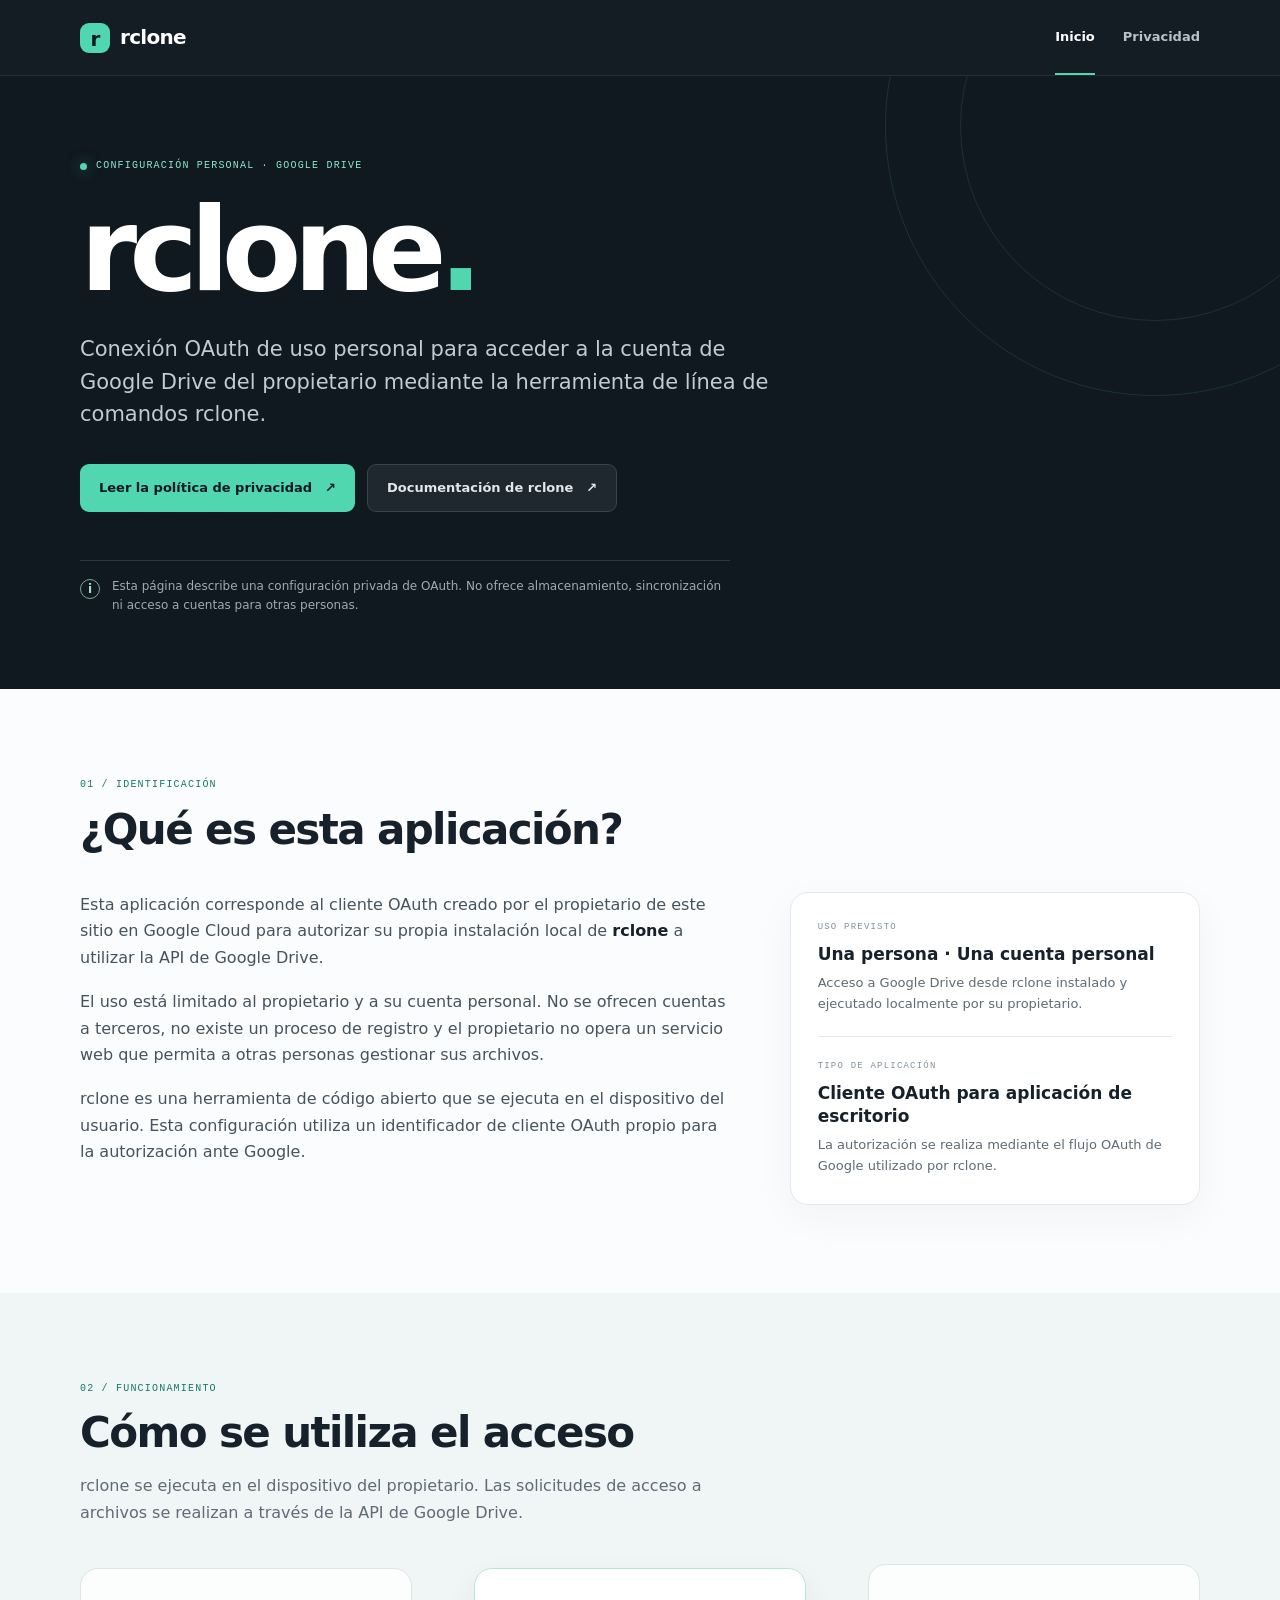
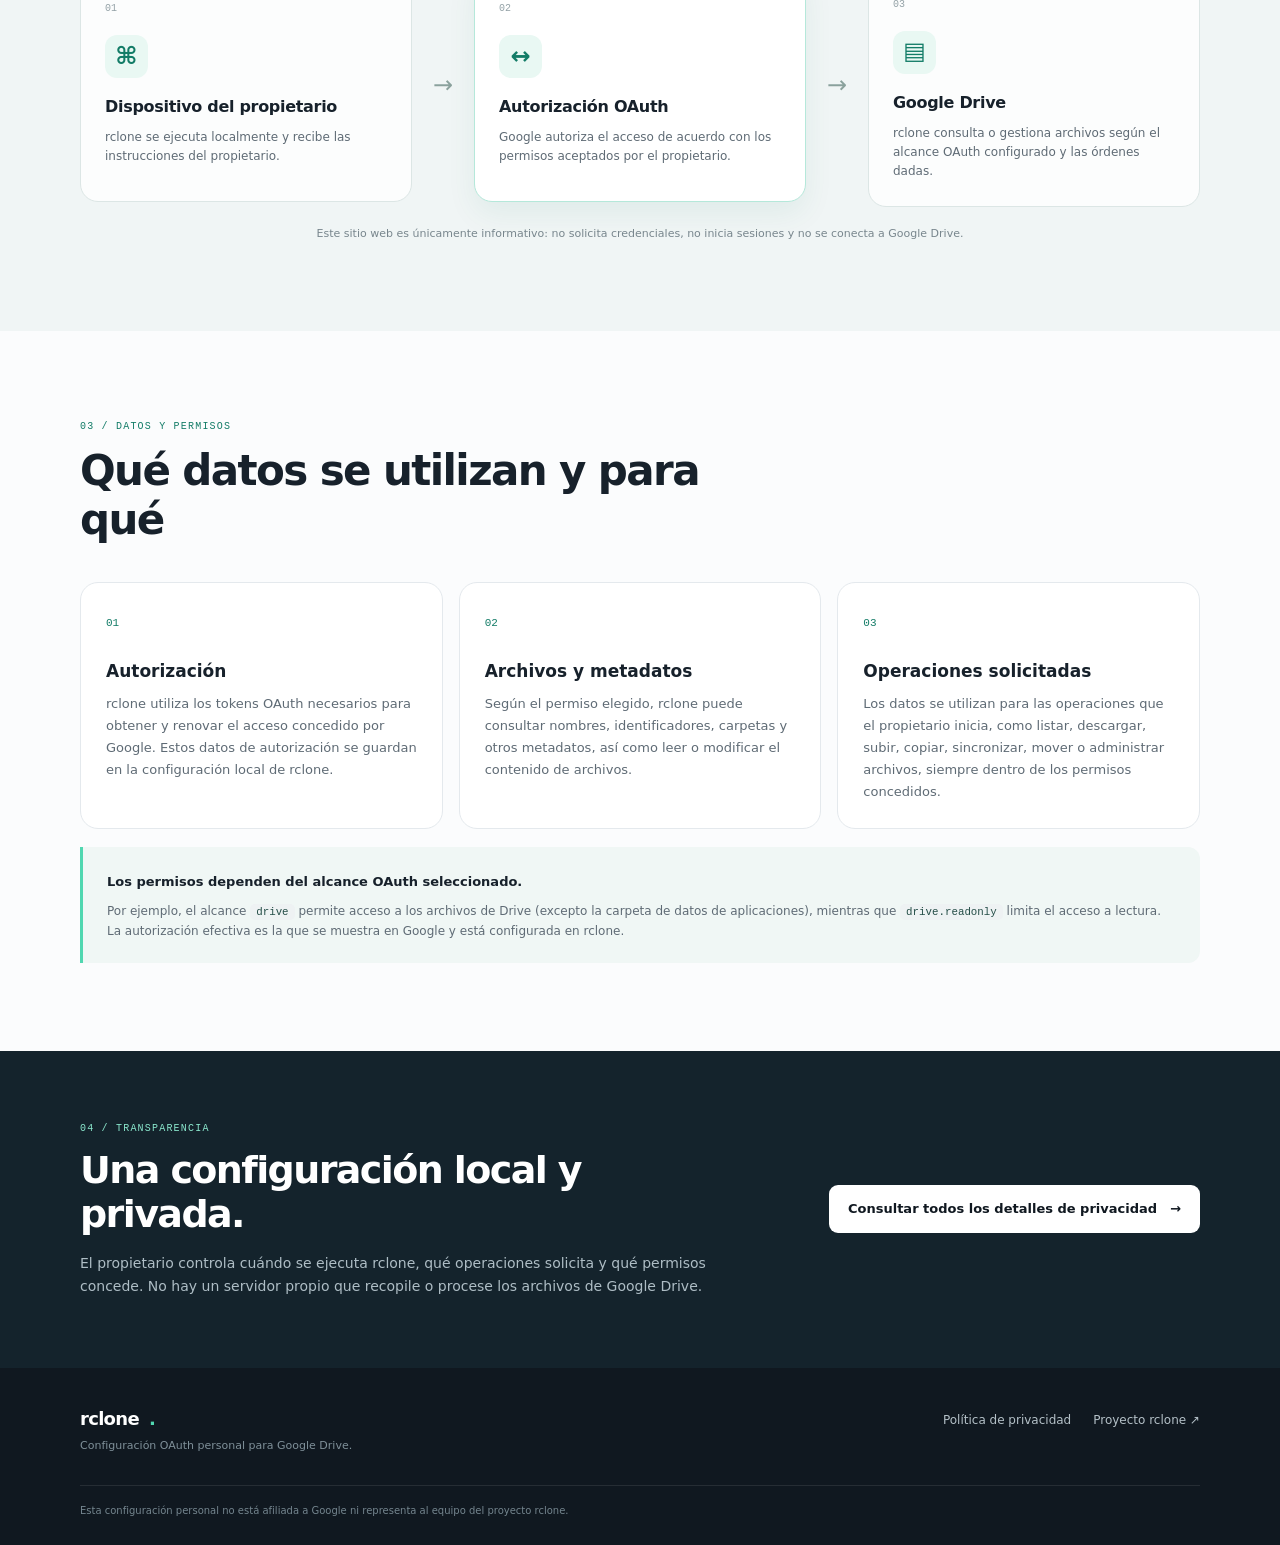
<file: index.html>
<!doctype html>
<html lang="es">
<head>
  <meta charset="utf-8">
  <meta name="viewport" content="width=device-width, initial-scale=1">
  <meta name="description" content="Información sobre la configuración OAuth personal que permite al propietario usar rclone con su propia cuenta de Google Drive.">
  <meta name="theme-color" content="#101820">
  <meta name="google-site-verification" content="hjGsg-Y7fbM9pnwWLddr-jOocxKU720xtEqjxsLPez4" />
  <title>rclone — conexión personal con Google Drive</title>
  <link rel="stylesheet" href="styles.css">
</head>
<body>
  <a class="skip-link" href="#contenido">Saltar al contenido</a>

  <header class="site-header">
    <div class="container header-inner">
      <a class="brand" href="index.html" aria-label="rclone, inicio">
        <span class="brand-mark" aria-hidden="true">r</span>
        <span>rclone</span>
      </a>
      <nav aria-label="Navegación principal">
        <a class="nav-link active" href="index.html" aria-current="page">Inicio</a>
        <a class="nav-link" href="privacy.html">Privacidad</a>
      </nav>
    </div>
  </header>

  <main id="contenido">
    <section class="hero">
      <div class="container hero-content">
        <p class="eyebrow"><span class="eyebrow-dot"></span> CONFIGURACIÓN PERSONAL · GOOGLE DRIVE</p>
        <h1>rclone<span class="hero-period">.</span></h1>
        <p class="hero-lead">Conexión OAuth de uso personal para acceder a la cuenta de Google Drive del propietario mediante la herramienta de línea de comandos rclone.</p>
        <div class="hero-actions">
          <a class="button button-primary" href="privacy.html">Leer la política de privacidad <span aria-hidden="true">↗</span></a>
          <a class="button button-quiet" href="https://rclone.org/drive/" target="_blank" rel="noopener noreferrer">Documentación de rclone <span aria-hidden="true">↗</span></a>
        </div>
        <div class="hero-note">
          <span class="note-icon" aria-hidden="true">i</span>
          <p>Esta página describe una configuración privada de OAuth. No ofrece almacenamiento, sincronización ni acceso a cuentas para otras personas.</p>
        </div>
      </div>
      <div class="hero-orbit orbit-one" aria-hidden="true"></div>
      <div class="hero-orbit orbit-two" aria-hidden="true"></div>
    </section>

    <section class="section container">
      <div class="section-heading">
        <p class="eyebrow">01 / IDENTIFICACIÓN</p>
        <h2>¿Qué es esta aplicación?</h2>
      </div>
      <div class="intro-grid">
        <div class="prose">
          <p>Esta aplicación corresponde al cliente OAuth creado por el propietario de este sitio en Google Cloud para autorizar su propia instalación local de <strong>rclone</strong> a utilizar la API de Google Drive.</p>
          <p>El uso está limitado al propietario y a su cuenta personal. No se ofrecen cuentas a terceros, no existe un proceso de registro y el propietario no opera un servicio web que permita a otras personas gestionar sus archivos.</p>
          <p>rclone es una herramienta de código abierto que se ejecuta en el dispositivo del usuario. Esta configuración utiliza un identificador de cliente OAuth propio para la autorización ante Google.</p>
        </div>
        <aside class="info-card">
          <span class="card-label">USO PREVISTO</span>
          <strong>Una persona · Una cuenta personal</strong>
          <p>Acceso a Google Drive desde rclone instalado y ejecutado localmente por su propietario.</p>
          <div class="card-divider"></div>
          <span class="card-label">TIPO DE APLICACIÓN</span>
          <strong>Cliente OAuth para aplicación de escritorio</strong>
          <p>La autorización se realiza mediante el flujo OAuth de Google utilizado por rclone.</p>
        </aside>
      </div>
    </section>

    <section class="section section-tint">
      <div class="container">
        <div class="section-heading">
          <p class="eyebrow">02 / FUNCIONAMIENTO</p>
          <h2>Cómo se utiliza el acceso</h2>
          <p class="section-subtitle">rclone se ejecuta en el dispositivo del propietario. Las solicitudes de acceso a archivos se realizan a través de la API de Google Drive.</p>
        </div>
        <div class="flow" aria-label="Flujo de acceso">
          <div class="flow-step">
            <span class="flow-number">01</span>
            <div class="flow-symbol" aria-hidden="true">⌘</div>
            <h3>Dispositivo del propietario</h3>
            <p>rclone se ejecuta localmente y recibe las instrucciones del propietario.</p>
          </div>
          <div class="flow-arrow" aria-hidden="true">→</div>
          <div class="flow-step flow-step-featured">
            <span class="flow-number">02</span>
            <div class="flow-symbol" aria-hidden="true">↔</div>
            <h3>Autorización OAuth</h3>
            <p>Google autoriza el acceso de acuerdo con los permisos aceptados por el propietario.</p>
          </div>
          <div class="flow-arrow" aria-hidden="true">→</div>
          <div class="flow-step">
            <span class="flow-number">03</span>
            <div class="flow-symbol" aria-hidden="true">▤</div>
            <h3>Google Drive</h3>
            <p>rclone consulta o gestiona archivos según el alcance OAuth configurado y las órdenes dadas.</p>
          </div>
        </div>
        <p class="flow-caption">Este sitio web es únicamente informativo: no solicita credenciales, no inicia sesiones y no se conecta a Google Drive.</p>
      </div>
    </section>

    <section class="section container">
      <div class="section-heading">
        <p class="eyebrow">03 / DATOS Y PERMISOS</p>
        <h2>Qué datos se utilizan y para qué</h2>
      </div>
      <div class="data-grid">
        <article class="data-card">
          <span class="data-icon" aria-hidden="true">01</span>
          <h3>Autorización</h3>
          <p>rclone utiliza los tokens OAuth necesarios para obtener y renovar el acceso concedido por Google. Estos datos de autorización se guardan en la configuración local de rclone.</p>
        </article>
        <article class="data-card">
          <span class="data-icon" aria-hidden="true">02</span>
          <h3>Archivos y metadatos</h3>
          <p>Según el permiso elegido, rclone puede consultar nombres, identificadores, carpetas y otros metadatos, así como leer o modificar el contenido de archivos.</p>
        </article>
        <article class="data-card">
          <span class="data-icon" aria-hidden="true">03</span>
          <h3>Operaciones solicitadas</h3>
          <p>Los datos se utilizan para las operaciones que el propietario inicia, como listar, descargar, subir, copiar, sincronizar, mover o administrar archivos, siempre dentro de los permisos concedidos.</p>
        </article>
      </div>
      <div class="scope-note">
        <strong>Los permisos dependen del alcance OAuth seleccionado.</strong>
        <p>Por ejemplo, el alcance <code>drive</code> permite acceso a los archivos de Drive (excepto la carpeta de datos de aplicaciones), mientras que <code>drive.readonly</code> limita el acceso a lectura. La autorización efectiva es la que se muestra en Google y está configurada en rclone.</p>
      </div>
    </section>

    <section class="closing-section">
      <div class="container closing-inner">
        <div>
          <p class="eyebrow">04 / TRANSPARENCIA</p>
          <h2>Una configuración local y privada.</h2>
          <p>El propietario controla cuándo se ejecuta rclone, qué operaciones solicita y qué permisos concede. No hay un servidor propio que recopile o procese los archivos de Google Drive.</p>
        </div>
        <a class="button button-light" href="privacy.html">Consultar todos los detalles de privacidad <span aria-hidden="true">→</span></a>
      </div>
    </section>
  </main>

  <footer class="site-footer">
    <div class="container footer-inner">
      <div>
        <a class="footer-brand" href="index.html">rclone<span>.</span></a>
        <p>Configuración OAuth personal para Google Drive.</p>
      </div>
      <div class="footer-links">
        <a href="privacy.html">Política de privacidad</a>
        <a href="https://rclone.org/" target="_blank" rel="noopener noreferrer">Proyecto rclone ↗</a>
      </div>
      <p class="footer-fine">Esta configuración personal no está afiliada a Google ni representa al equipo del proyecto rclone.</p>
    </div>
  </footer>
</body>
</html>
</file>
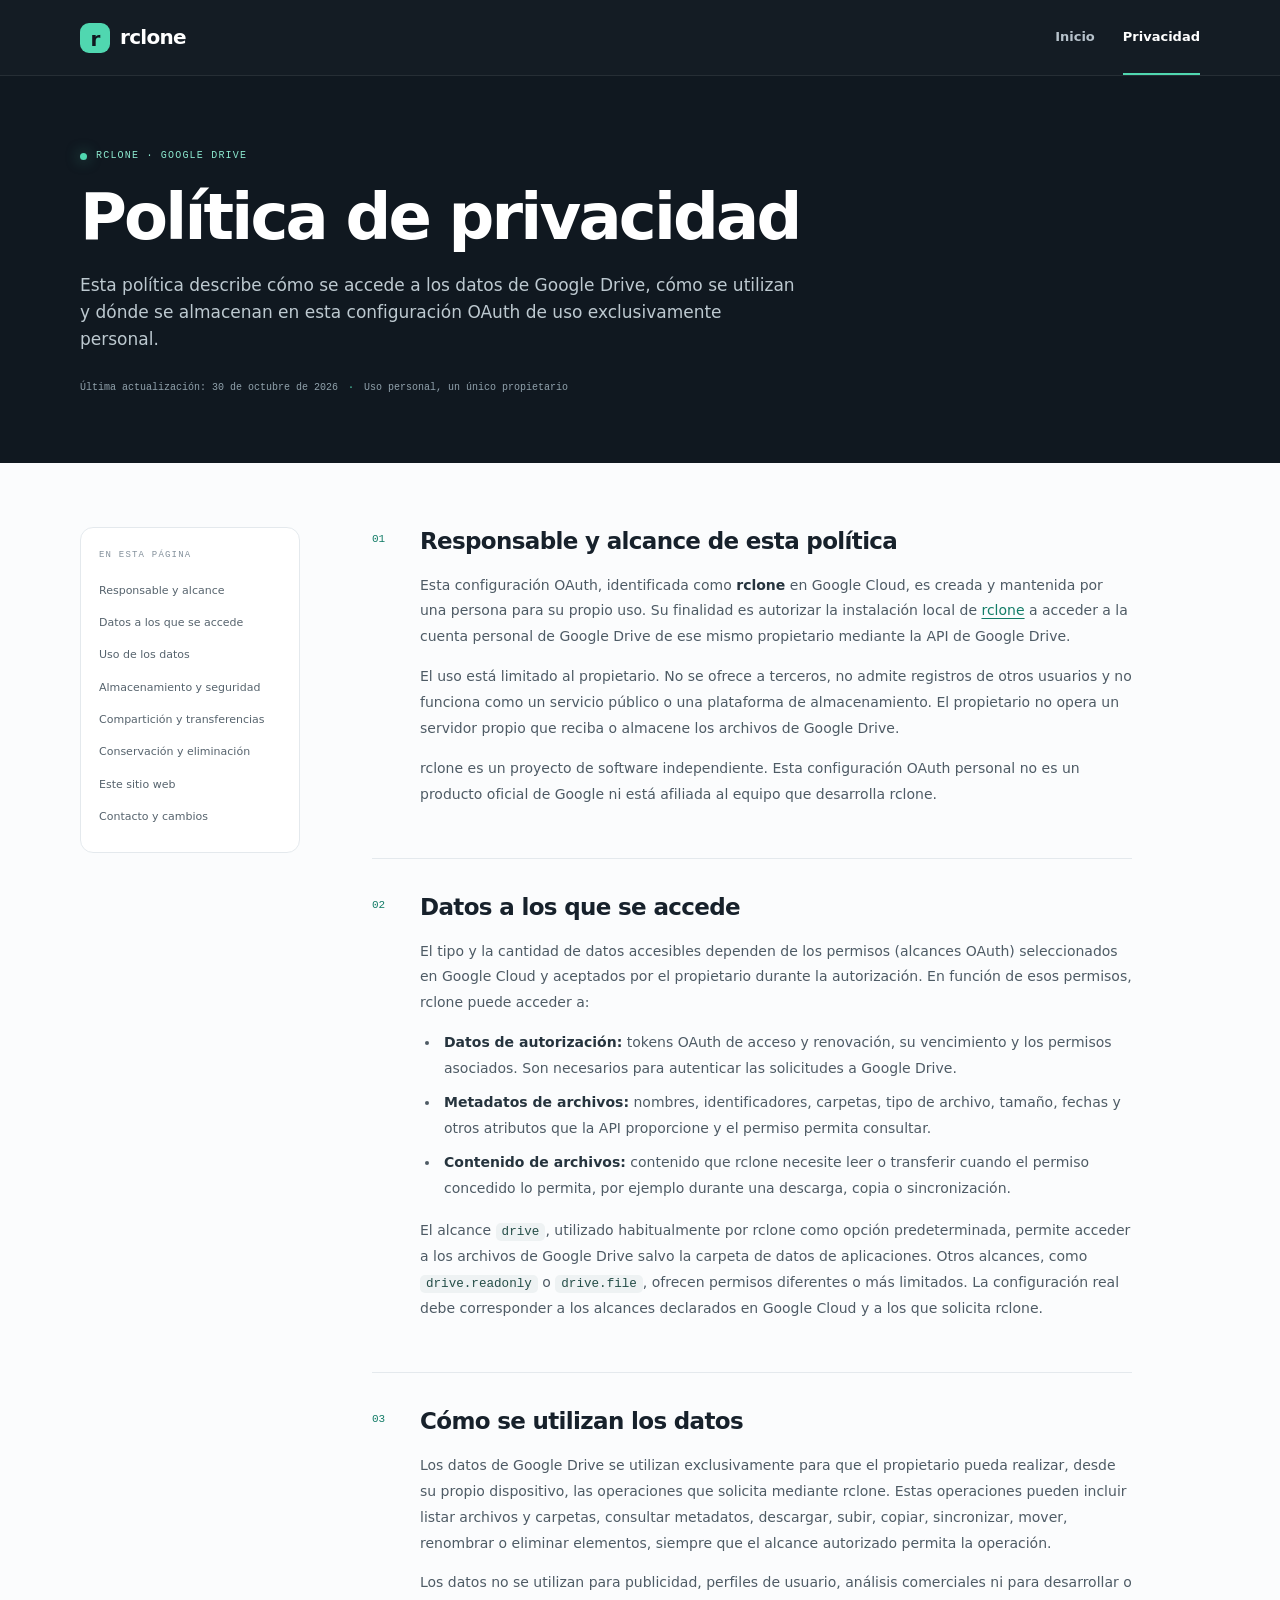
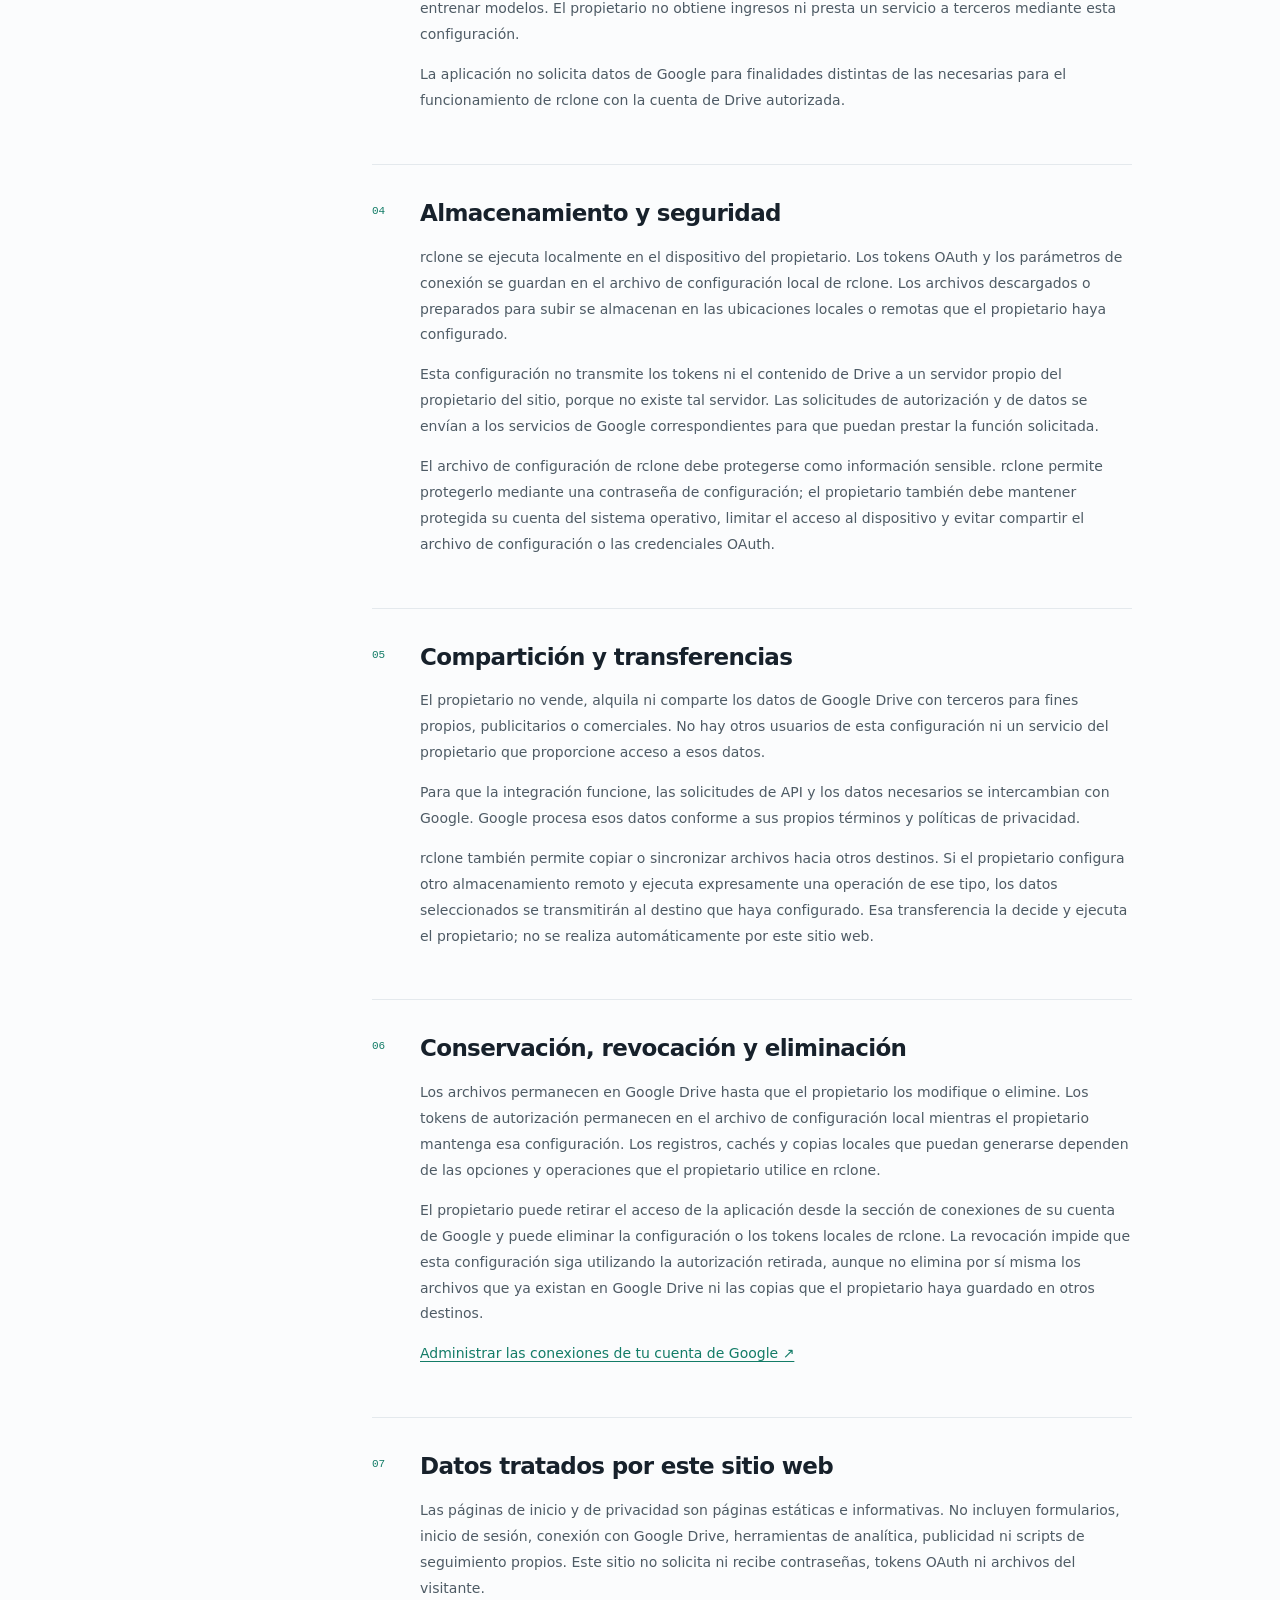
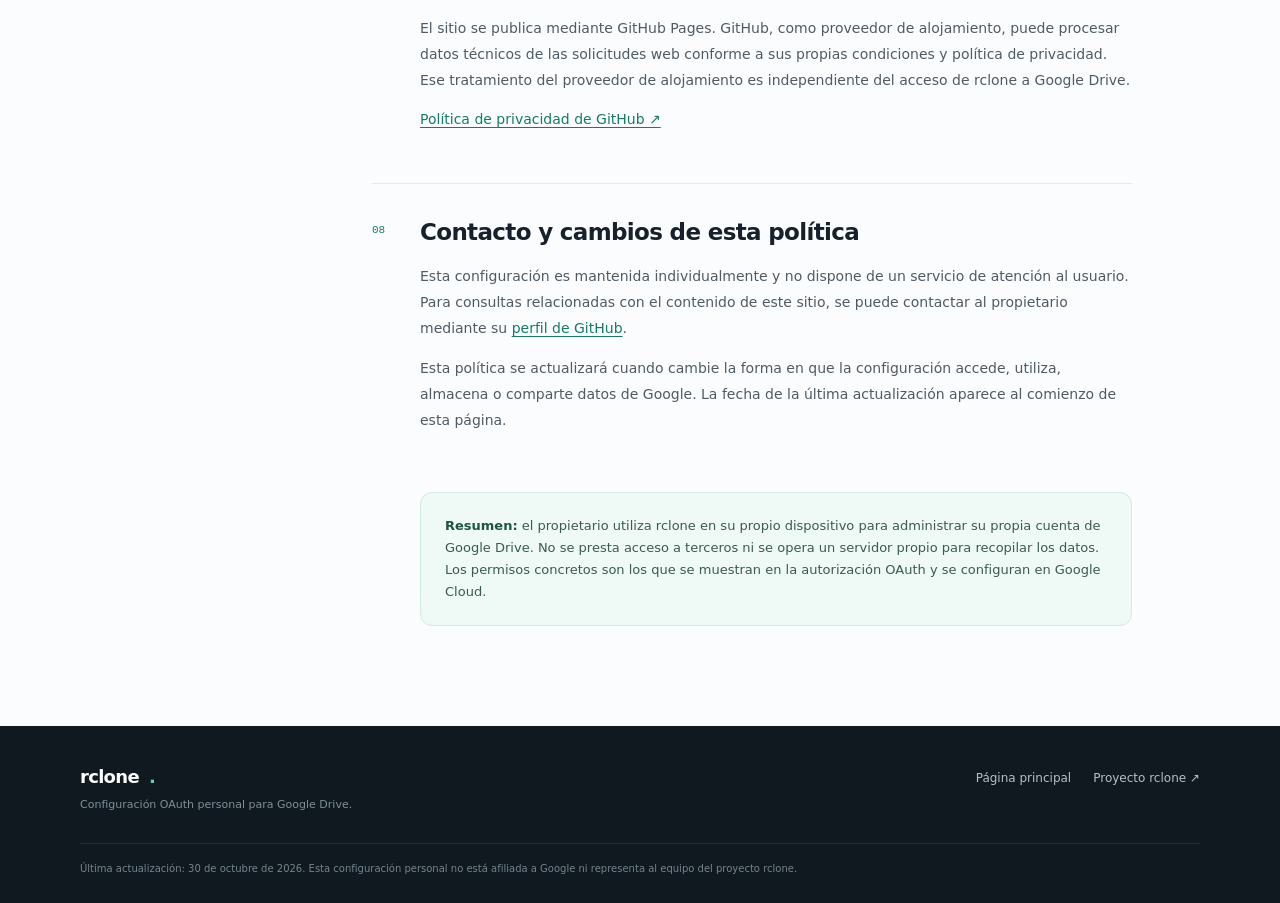
<file: privacy.html>
<!doctype html>
<html lang="es">
<head>
  <meta charset="utf-8">
  <meta name="viewport" content="width=device-width, initial-scale=1">
  <meta name="description" content="Política de privacidad de la configuración OAuth personal utilizada con rclone para acceder a Google Drive.">
  <meta name="theme-color" content="#101820">
  <title>Política de privacidad — rclone</title>
  <link rel="stylesheet" href="styles.css">
</head>
<body>
  <a class="skip-link" href="#contenido">Saltar al contenido</a>

  <header class="site-header">
    <div class="container header-inner">
      <a class="brand" href="index.html" aria-label="rclone, inicio">
        <span class="brand-mark" aria-hidden="true">r</span>
        <span>rclone</span>
      </a>
      <nav aria-label="Navegación principal">
        <a class="nav-link" href="index.html">Inicio</a>
        <a class="nav-link active" href="privacy.html" aria-current="page">Privacidad</a>
      </nav>
    </div>
  </header>

  <main id="contenido" class="policy-main">
    <section class="policy-hero">
      <div class="container policy-hero-inner">
        <p class="eyebrow"><span class="eyebrow-dot"></span> RCLONE · GOOGLE DRIVE</p>
        <h1>Política de privacidad</h1>
        <p>Esta política describe cómo se accede a los datos de Google Drive, cómo se utilizan y dónde se almacenan en esta configuración OAuth de uso exclusivamente personal.</p>
        <div class="policy-meta">
          <span>Última actualización: 30 de octubre de 2026</span>
          <span class="meta-separator" aria-hidden="true">·</span>
          <span>Uso personal, un único propietario</span>
        </div>
      </div>
    </section>

    <div class="container policy-layout">
      <aside class="policy-aside">
        <span class="card-label">EN ESTA PÁGINA</span>
        <nav aria-label="Secciones de la política">
          <a href="#responsable">Responsable y alcance</a>
          <a href="#datos">Datos a los que se accede</a>
          <a href="#uso">Uso de los datos</a>
          <a href="#almacenamiento">Almacenamiento y seguridad</a>
          <a href="#comparticion">Compartición y transferencias</a>
          <a href="#retencion">Conservación y eliminación</a>
          <a href="#sitio">Este sitio web</a>
          <a href="#contacto">Contacto y cambios</a>
        </nav>
      </aside>

      <article class="policy-content">
        <section id="responsable" class="policy-section">
          <span class="policy-index">01</span>
          <h2>Responsable y alcance de esta política</h2>
          <p>Esta configuración OAuth, identificada como <strong>rclone</strong> en Google Cloud, es creada y mantenida por una persona para su propio uso. Su finalidad es autorizar la instalación local de <a href="https://rclone.org/" target="_blank" rel="noopener noreferrer">rclone</a> a acceder a la cuenta personal de Google Drive de ese mismo propietario mediante la API de Google Drive.</p>
          <p>El uso está limitado al propietario. No se ofrece a terceros, no admite registros de otros usuarios y no funciona como un servicio público o una plataforma de almacenamiento. El propietario no opera un servidor propio que reciba o almacene los archivos de Google Drive.</p>
          <p>rclone es un proyecto de software independiente. Esta configuración OAuth personal no es un producto oficial de Google ni está afiliada al equipo que desarrolla rclone.</p>
        </section>

        <section id="datos" class="policy-section">
          <span class="policy-index">02</span>
          <h2>Datos a los que se accede</h2>
          <p>El tipo y la cantidad de datos accesibles dependen de los permisos (alcances OAuth) seleccionados en Google Cloud y aceptados por el propietario durante la autorización. En función de esos permisos, rclone puede acceder a:</p>
          <ul>
            <li><strong>Datos de autorización:</strong> tokens OAuth de acceso y renovación, su vencimiento y los permisos asociados. Son necesarios para autenticar las solicitudes a Google Drive.</li>
            <li><strong>Metadatos de archivos:</strong> nombres, identificadores, carpetas, tipo de archivo, tamaño, fechas y otros atributos que la API proporcione y el permiso permita consultar.</li>
            <li><strong>Contenido de archivos:</strong> contenido que rclone necesite leer o transferir cuando el permiso concedido lo permita, por ejemplo durante una descarga, copia o sincronización.</li>
          </ul>
          <p>El alcance <code>drive</code>, utilizado habitualmente por rclone como opción predeterminada, permite acceder a los archivos de Google Drive salvo la carpeta de datos de aplicaciones. Otros alcances, como <code>drive.readonly</code> o <code>drive.file</code>, ofrecen permisos diferentes o más limitados. La configuración real debe corresponder a los alcances declarados en Google Cloud y a los que solicita rclone.</p>
        </section>

        <section id="uso" class="policy-section">
          <span class="policy-index">03</span>
          <h2>Cómo se utilizan los datos</h2>
          <p>Los datos de Google Drive se utilizan exclusivamente para que el propietario pueda realizar, desde su propio dispositivo, las operaciones que solicita mediante rclone. Estas operaciones pueden incluir listar archivos y carpetas, consultar metadatos, descargar, subir, copiar, sincronizar, mover, renombrar o eliminar elementos, siempre que el alcance autorizado permita la operación.</p>
          <p>Los datos no se utilizan para publicidad, perfiles de usuario, análisis comerciales ni para desarrollar o entrenar modelos. El propietario no obtiene ingresos ni presta un servicio a terceros mediante esta configuración.</p>
          <p>La aplicación no solicita datos de Google para finalidades distintas de las necesarias para el funcionamiento de rclone con la cuenta de Drive autorizada.</p>
        </section>

        <section id="almacenamiento" class="policy-section">
          <span class="policy-index">04</span>
          <h2>Almacenamiento y seguridad</h2>
          <p>rclone se ejecuta localmente en el dispositivo del propietario. Los tokens OAuth y los parámetros de conexión se guardan en el archivo de configuración local de rclone. Los archivos descargados o preparados para subir se almacenan en las ubicaciones locales o remotas que el propietario haya configurado.</p>
          <p>Esta configuración no transmite los tokens ni el contenido de Drive a un servidor propio del propietario del sitio, porque no existe tal servidor. Las solicitudes de autorización y de datos se envían a los servicios de Google correspondientes para que puedan prestar la función solicitada.</p>
          <p>El archivo de configuración de rclone debe protegerse como información sensible. rclone permite protegerlo mediante una contraseña de configuración; el propietario también debe mantener protegida su cuenta del sistema operativo, limitar el acceso al dispositivo y evitar compartir el archivo de configuración o las credenciales OAuth.</p>
        </section>

        <section id="comparticion" class="policy-section">
          <span class="policy-index">05</span>
          <h2>Compartición y transferencias</h2>
          <p>El propietario no vende, alquila ni comparte los datos de Google Drive con terceros para fines propios, publicitarios o comerciales. No hay otros usuarios de esta configuración ni un servicio del propietario que proporcione acceso a esos datos.</p>
          <p>Para que la integración funcione, las solicitudes de API y los datos necesarios se intercambian con Google. Google procesa esos datos conforme a sus propios términos y políticas de privacidad.</p>
          <p>rclone también permite copiar o sincronizar archivos hacia otros destinos. Si el propietario configura otro almacenamiento remoto y ejecuta expresamente una operación de ese tipo, los datos seleccionados se transmitirán al destino que haya configurado. Esa transferencia la decide y ejecuta el propietario; no se realiza automáticamente por este sitio web.</p>
        </section>

        <section id="retencion" class="policy-section">
          <span class="policy-index">06</span>
          <h2>Conservación, revocación y eliminación</h2>
          <p>Los archivos permanecen en Google Drive hasta que el propietario los modifique o elimine. Los tokens de autorización permanecen en el archivo de configuración local mientras el propietario mantenga esa configuración. Los registros, cachés y copias locales que puedan generarse dependen de las opciones y operaciones que el propietario utilice en rclone.</p>
          <p>El propietario puede retirar el acceso de la aplicación desde la sección de conexiones de su cuenta de Google y puede eliminar la configuración o los tokens locales de rclone. La revocación impide que esta configuración siga utilizando la autorización retirada, aunque no elimina por sí misma los archivos que ya existan en Google Drive ni las copias que el propietario haya guardado en otros destinos.</p>
          <p><a href="https://myaccount.google.com/connections" target="_blank" rel="noopener noreferrer">Administrar las conexiones de tu cuenta de Google ↗</a></p>
        </section>

        <section id="sitio" class="policy-section">
          <span class="policy-index">07</span>
          <h2>Datos tratados por este sitio web</h2>
          <p>Las páginas de inicio y de privacidad son páginas estáticas e informativas. No incluyen formularios, inicio de sesión, conexión con Google Drive, herramientas de analítica, publicidad ni scripts de seguimiento propios. Este sitio no solicita ni recibe contraseñas, tokens OAuth ni archivos del visitante.</p>
          <p>El sitio se publica mediante GitHub Pages. GitHub, como proveedor de alojamiento, puede procesar datos técnicos de las solicitudes web conforme a sus propias condiciones y política de privacidad. Ese tratamiento del proveedor de alojamiento es independiente del acceso de rclone a Google Drive.</p>
          <p><a href="https://docs.github.com/en/site-policy/privacy-policies/github-privacy-statement" target="_blank" rel="noopener noreferrer">Política de privacidad de GitHub ↗</a></p>
        </section>

        <section id="contacto" class="policy-section">
          <span class="policy-index">08</span>
          <h2>Contacto y cambios de esta política</h2>
          <p>Esta configuración es mantenida individualmente y no dispone de un servicio de atención al usuario. Para consultas relacionadas con el contenido de este sitio, se puede contactar al propietario mediante su <a href="https://github.com/potatomaster-007" target="_blank" rel="noopener noreferrer">perfil de GitHub</a>.</p>
          <p>Esta política se actualizará cuando cambie la forma en que la configuración accede, utiliza, almacena o comparte datos de Google. La fecha de la última actualización aparece al comienzo de esta página.</p>
        </section>

        <div class="policy-endnote">
          <strong>Resumen:</strong> el propietario utiliza rclone en su propio dispositivo para administrar su propia cuenta de Google Drive. No se presta acceso a terceros ni se opera un servidor propio para recopilar los datos. Los permisos concretos son los que se muestran en la autorización OAuth y se configuran en Google Cloud.
        </div>
      </article>
    </div>
  </main>

  <footer class="site-footer">
    <div class="container footer-inner">
      <div>
        <a class="footer-brand" href="index.html">rclone<span>.</span></a>
        <p>Configuración OAuth personal para Google Drive.</p>
      </div>
      <div class="footer-links">
        <a href="index.html">Página principal</a>
        <a href="https://rclone.org/" target="_blank" rel="noopener noreferrer">Proyecto rclone ↗</a>
      </div>
      <p class="footer-fine">Última actualización: 30 de octubre de 2026. Esta configuración personal no está afiliada a Google ni representa al equipo del proyecto rclone.</p>
    </div>
  </footer>
</body>
</html>
</file>
<file: styles.css>
:root {
  color-scheme: light;
  --ink: #17212b;
  --muted: #5f6b75;
  --muted-light: #83909b;
  --paper: #fbfcfd;
  --white: #ffffff;
  --line: #e4e9ed;
  --soft: #f2f6f7;
  --dark: #101820;
  --dark-soft: #192630;
  --accent: #50d7b0;
  --accent-dark: #137c67;
  --accent-pale: #e9f8f3;
  --blue: #b7d4ff;
  --max: 1120px;
  --radius: 18px;
  font-family: system-ui, -apple-system, BlinkMacSystemFont, 'Segoe UI', sans-serif;
}

* { box-sizing: border-box; }
html { scroll-behavior: smooth; scroll-padding-top: 90px; }
body { margin: 0; background: var(--paper); color: var(--ink); line-height: 1.65; -webkit-font-smoothing: antialiased; }
a { color: var(--accent-dark); text-underline-offset: 3px; }
a:hover { color: #095d4d; }
.container { width: min(var(--max), calc(100% - 48px)); margin-inline: auto; }
.skip-link { position: absolute; top: -60px; left: 16px; z-index: 20; padding: 10px 14px; background: white; color: var(--ink); border-radius: 8px; }
.skip-link:focus { top: 12px; }

.site-header { height: 76px; background: rgba(16, 24, 32, .98); color: white; border-bottom: 1px solid rgba(255,255,255,.08); }
.header-inner { height: 100%; display: flex; align-items: center; justify-content: space-between; }
.brand, .footer-brand { display: inline-flex; align-items: center; gap: 10px; color: white; text-decoration: none; font-family: system-ui, -apple-system, BlinkMacSystemFont, 'Segoe UI', sans-serif; font-weight: 800; font-size: 20px; letter-spacing: -.7px; }
.brand:hover, .footer-brand:hover { color: white; }
.brand-mark { display: grid; place-items: center; width: 30px; height: 30px; border-radius: 9px; background: var(--accent); color: var(--dark); font-family: system-ui, -apple-system, BlinkMacSystemFont, 'Segoe UI', sans-serif; font-size: 20px; font-weight: 800; }
.site-header nav { display: flex; align-items: center; gap: 28px; height: 100%; }
.nav-link { display: inline-flex; align-items: center; height: 100%; color: #b7c2cb; text-decoration: none; font-size: 13px; font-weight: 600; border-bottom: 2px solid transparent; transition: color .2s, border-color .2s; }
.nav-link:hover, .nav-link.active { color: white; border-bottom-color: var(--accent); }

.hero { position: relative; overflow: hidden; background: var(--dark); color: white; min-height: 520px; display: flex; align-items: center; }
.hero-content { position: relative; z-index: 2; padding-block: 82px 74px; }
.eyebrow { display: flex; align-items: center; gap: 9px; margin: 0 0 18px; color: var(--accent-dark); font-family: ui-monospace, SFMono-Regular, Consolas, 'Liberation Mono', monospace; font-size: 10px; letter-spacing: 1.2px; font-weight: 500; }
.hero .eyebrow, .policy-hero .eyebrow { color: #8be8ce; }
.eyebrow-dot { width: 7px; height: 7px; border-radius: 50%; background: var(--accent); box-shadow: 0 0 14px rgba(80,215,176,.55); }
.hero h1 { margin: 0; font-family: system-ui, -apple-system, BlinkMacSystemFont, 'Segoe UI', sans-serif; font-size: clamp(64px, 10vw, 116px); line-height: .98; letter-spacing: -8px; font-weight: 800; }
.hero-period { color: var(--accent); }
.hero-lead { max-width: 690px; margin: 27px 0 0; color: #c0cbd2; font-size: clamp(17px, 2vw, 21px); line-height: 1.55; }
.hero-actions { display: flex; flex-wrap: wrap; align-items: center; gap: 12px; margin-top: 33px; }
.button { min-height: 48px; display: inline-flex; align-items: center; justify-content: center; gap: 13px; padding: 0 19px; border-radius: 9px; text-decoration: none; font-size: 13px; font-weight: 700; transition: transform .2s, background .2s; }
.button:hover { transform: translateY(-2px); }
.button-primary { background: var(--accent); color: var(--dark); }
.button-primary:hover { background: #72e8c6; color: var(--dark); }
.button-quiet { background: rgba(255,255,255,.07); color: #e0e8ed; border: 1px solid rgba(255,255,255,.12); }
.button-quiet:hover { background: rgba(255,255,255,.13); color: white; }
.hero-note { display: flex; gap: 12px; align-items: flex-start; max-width: 650px; margin-top: 48px; padding-top: 18px; border-top: 1px solid rgba(255,255,255,.13); }
.note-icon { display: grid; place-items: center; flex: 0 0 20px; height: 20px; border: 1px solid #80a49b; border-radius: 50%; color: #a3dccc; font-size: 12px; font-weight: 700; }
.hero-note p { margin: -2px 0 0; color: #9eabb4; font-size: 12px; line-height: 1.6; }
.hero-orbit { position: absolute; pointer-events: none; border: 1px solid rgba(80,215,176,.14); border-radius: 50%; }
.orbit-one { width: 540px; height: 540px; right: -145px; top: -220px; }
.orbit-two { width: 390px; height: 390px; right: -70px; top: -145px; border-color: rgba(183,212,255,.11); }

.section { padding-block: 88px; }
.section-heading { max-width: 710px; margin-bottom: 38px; }
.section-heading .eyebrow { margin-bottom: 12px; }
.section-heading h2, .closing-inner h2 { margin: 0; font-family: system-ui, -apple-system, BlinkMacSystemFont, 'Segoe UI', sans-serif; font-size: clamp(30px, 4vw, 42px); line-height: 1.15; letter-spacing: -1.6px; }
.section-subtitle { max-width: 650px; margin: 16px 0 0; color: var(--muted); font-size: 16px; }
.intro-grid { display: grid; grid-template-columns: 1.35fr .85fr; gap: 58px; align-items: start; }
.prose { max-width: 680px; color: #46535d; font-size: 16px; }
.prose p { margin: 0 0 18px; }
.prose strong { color: var(--ink); }
.info-card { padding: 27px; border: 1px solid var(--line); background: white; border-radius: var(--radius); box-shadow: 0 12px 38px rgba(27,49,63,.045); }
.card-label { display: block; color: var(--muted-light); font-family: ui-monospace, SFMono-Regular, Consolas, 'Liberation Mono', monospace; font-size: 9px; font-weight: 500; letter-spacing: 1.2px; }
.info-card strong { display: block; margin-top: 8px; color: var(--ink); font-family: system-ui, -apple-system, BlinkMacSystemFont, 'Segoe UI', sans-serif; font-size: 17px; line-height: 1.35; }
.info-card p { margin: 7px 0 0; color: var(--muted); font-size: 13px; line-height: 1.6; }
.card-divider { height: 1px; margin: 22px 0; background: var(--line); }

.section-tint { background: #f0f5f5; }
.flow { display: grid; grid-template-columns: 1fr 38px 1fr 38px 1fr; gap: 12px; align-items: center; }
.flow-step { min-height: 234px; padding: 24px; border: 1px solid #dce6e5; border-radius: var(--radius); background: rgba(255,255,255,.8); }
.flow-step-featured { border-color: #b5e8da; background: white; box-shadow: 0 12px 30px rgba(20,110,88,.07); }
.flow-number { color: #94a2a7; font-family: ui-monospace, SFMono-Regular, Consolas, 'Liberation Mono', monospace; font-size: 10px; }
.flow-symbol { display: grid; place-items: center; width: 43px; height: 43px; margin: 15px 0 16px; border-radius: 12px; background: var(--accent-pale); color: var(--accent-dark); font-size: 24px; font-weight: 600; }
.flow-step h3 { margin: 0 0 8px; font-family: system-ui, -apple-system, BlinkMacSystemFont, 'Segoe UI', sans-serif; font-size: 16px; letter-spacing: -.3px; }
.flow-step p { margin: 0; color: var(--muted); font-size: 12px; line-height: 1.6; }
.flow-arrow { color: #8aa19c; text-align: center; font-size: 24px; }
.flow-caption { margin: 18px 0 0; color: #78868d; font-size: 11px; text-align: center; }

.data-grid { display: grid; grid-template-columns: repeat(3, 1fr); gap: 16px; }
.data-card { padding: 25px; border: 1px solid var(--line); border-radius: var(--radius); background: white; }
.data-icon { display: inline-block; margin-bottom: 25px; color: var(--accent-dark); font-family: ui-monospace, SFMono-Regular, Consolas, 'Liberation Mono', monospace; font-size: 11px; }
.data-card h3 { margin: 0 0 8px; font-family: system-ui, -apple-system, BlinkMacSystemFont, 'Segoe UI', sans-serif; font-size: 17px; }
.data-card p { margin: 0; color: var(--muted); font-size: 13px; line-height: 1.7; }
.scope-note { margin-top: 18px; padding: 21px 24px; border-left: 3px solid var(--accent); background: #f0f7f5; border-radius: 0 12px 12px 0; }
.scope-note strong { font-size: 13px; }
.scope-note p { margin: 6px 0 0; color: var(--muted); font-size: 12px; line-height: 1.7; }
code { padding: 2px 6px; border-radius: 5px; background: #eef2f3; color: #244d47; font-family: ui-monospace, SFMono-Regular, Consolas, 'Liberation Mono', monospace; font-size: .9em; }

.closing-section { padding-block: 70px; background: #14232c; color: white; }
.closing-inner { display: flex; align-items: center; justify-content: space-between; gap: 42px; }
.closing-inner > div { max-width: 650px; }
.closing-inner .eyebrow { margin-bottom: 12px; color: #8be8ce; }
.closing-inner h2 { font-size: clamp(28px, 3.6vw, 38px); }
.closing-inner p:not(.eyebrow) { margin: 15px 0 0; color: #aebdc5; font-size: 14px; }
.button-light { flex: 0 0 auto; background: white; color: var(--dark); }
.button-light:hover { background: #e8f8f3; color: var(--dark); }

.site-footer { padding-block: 36px 26px; background: var(--dark); color: #b4c0c7; }
.footer-inner { display: grid; grid-template-columns: 1fr auto; gap: 10px 30px; align-items: start; }
.footer-brand { font-size: 18px; }
.footer-brand span { color: var(--accent); }
.footer-inner > div:first-child p { margin: 4px 0 0; color: #7f9099; font-size: 11px; }
.footer-links { display: flex; gap: 22px; align-items: center; padding-top: 7px; }
.footer-links a { color: #b4c0c7; font-size: 12px; text-decoration: none; }
.footer-links a:hover { color: var(--accent); }
.footer-fine { grid-column: 1 / -1; margin: 19px 0 0; padding-top: 17px; border-top: 1px solid rgba(255,255,255,.09); color: #74858e; font-size: 10px; }

/* Privacy policy page */
.policy-main { background: var(--paper); }
.policy-hero { background: var(--dark); color: white; }
.policy-hero-inner { padding-block: 72px 66px; }
.policy-hero h1 { max-width: 800px; margin: 0; font-family: system-ui, -apple-system, BlinkMacSystemFont, 'Segoe UI', sans-serif; font-size: clamp(40px, 6vw, 64px); line-height: 1.08; letter-spacing: -2.8px; }
.policy-hero-inner > p:not(.eyebrow) { max-width: 720px; margin: 20px 0 0; color: #bdc9d0; font-size: 17px; line-height: 1.6; }
.policy-meta { display: flex; flex-wrap: wrap; align-items: center; gap: 10px; margin-top: 27px; color: #91a2ac; font-family: ui-monospace, SFMono-Regular, Consolas, 'Liberation Mono', monospace; font-size: 10px; }
.meta-separator { color: var(--accent); }
.policy-layout { display: grid; grid-template-columns: 220px minmax(0, 760px); gap: 72px; align-items: start; padding-block: 64px 100px; }
.policy-aside { position: sticky; top: 28px; padding: 20px 18px; border: 1px solid var(--line); border-radius: 13px; background: white; }
.policy-aside nav { display: grid; gap: 3px; margin-top: 13px; }
.policy-aside nav a { padding: 7px 0; color: #56636d; font-size: 11px; line-height: 1.4; text-decoration: none; }
.policy-aside nav a:hover { color: var(--accent-dark); }
.policy-content { min-width: 0; }
.policy-section { position: relative; padding: 0 0 36px 48px; margin: 0 0 34px; border-bottom: 1px solid var(--line); scroll-margin-top: 26px; }
.policy-section:last-of-type { border-bottom: 0; margin-bottom: 0; }
.policy-index { position: absolute; left: 0; top: 3px; color: var(--accent-dark); font-family: ui-monospace, SFMono-Regular, Consolas, 'Liberation Mono', monospace; font-size: 11px; }
.policy-section h2 { margin: 0 0 16px; color: var(--ink); font-family: system-ui, -apple-system, BlinkMacSystemFont, 'Segoe UI', sans-serif; font-size: 23px; line-height: 1.3; letter-spacing: -.65px; }
.policy-section p, .policy-section li { color: #4e5b65; font-size: 14px; line-height: 1.85; }
.policy-section p { margin: 0 0 14px; }
.policy-section ul { margin: 0 0 16px; padding-left: 20px; }
.policy-section li { margin: 0 0 8px; padding-left: 4px; }
.policy-section strong { color: #26343e; }
.policy-section a { overflow-wrap: anywhere; }
.policy-endnote { margin: 8px 0 0 48px; padding: 22px 24px; border: 1px solid #cfece3; border-radius: 12px; background: #eff9f5; color: #395b52; font-size: 13px; line-height: 1.7; }
.policy-endnote strong { color: #1a5545; }

@media (max-width: 800px) {
  .intro-grid { grid-template-columns: 1fr; gap: 22px; }
  .flow { grid-template-columns: 1fr; gap: 10px; }
  .flow-step { min-height: auto; }
  .flow-arrow { transform: rotate(90deg); font-size: 20px; }
  .data-grid { grid-template-columns: 1fr; }
  .closing-inner { align-items: flex-start; flex-direction: column; gap: 24px; }
  .policy-layout { grid-template-columns: 1fr; gap: 28px; }
  .policy-aside { position: static; }
  .policy-aside nav { grid-template-columns: repeat(2, minmax(0, 1fr)); column-gap: 18px; }
}

@media (max-width: 520px) {
  .container { width: min(var(--max), calc(100% - 32px)); }
  .site-header { height: 66px; }
  .site-header nav { gap: 17px; }
  .nav-link { font-size: 12px; }
  .hero { min-height: auto; }
  .hero-content { padding-block: 70px 56px; }
  .hero h1 { letter-spacing: -5px; }
  .hero-actions { align-items: stretch; flex-direction: column; }
  .button { width: 100%; }
  .hero-note { margin-top: 35px; }
  .section { padding-block: 64px; }
  .info-card { padding: 22px; }
  .policy-hero-inner { padding-block: 54px 48px; }
  .policy-hero h1 { letter-spacing: -1.8px; }
  .policy-layout { padding-block: 34px 70px; }
  .policy-section { padding-left: 32px; }
  .policy-section h2 { font-size: 20px; }
  .policy-section p, .policy-section li { font-size: 13px; }
  .policy-endnote { margin-left: 32px; padding: 18px; }
  .footer-inner { grid-template-columns: 1fr; }
  .footer-links { flex-wrap: wrap; padding-top: 8px; }
}

@media (prefers-reduced-motion: reduce) {
  html { scroll-behavior: auto; }
  *, *::before, *::after { transition-duration: .01ms !important; animation-duration: .01ms !important; }
}
</file>
